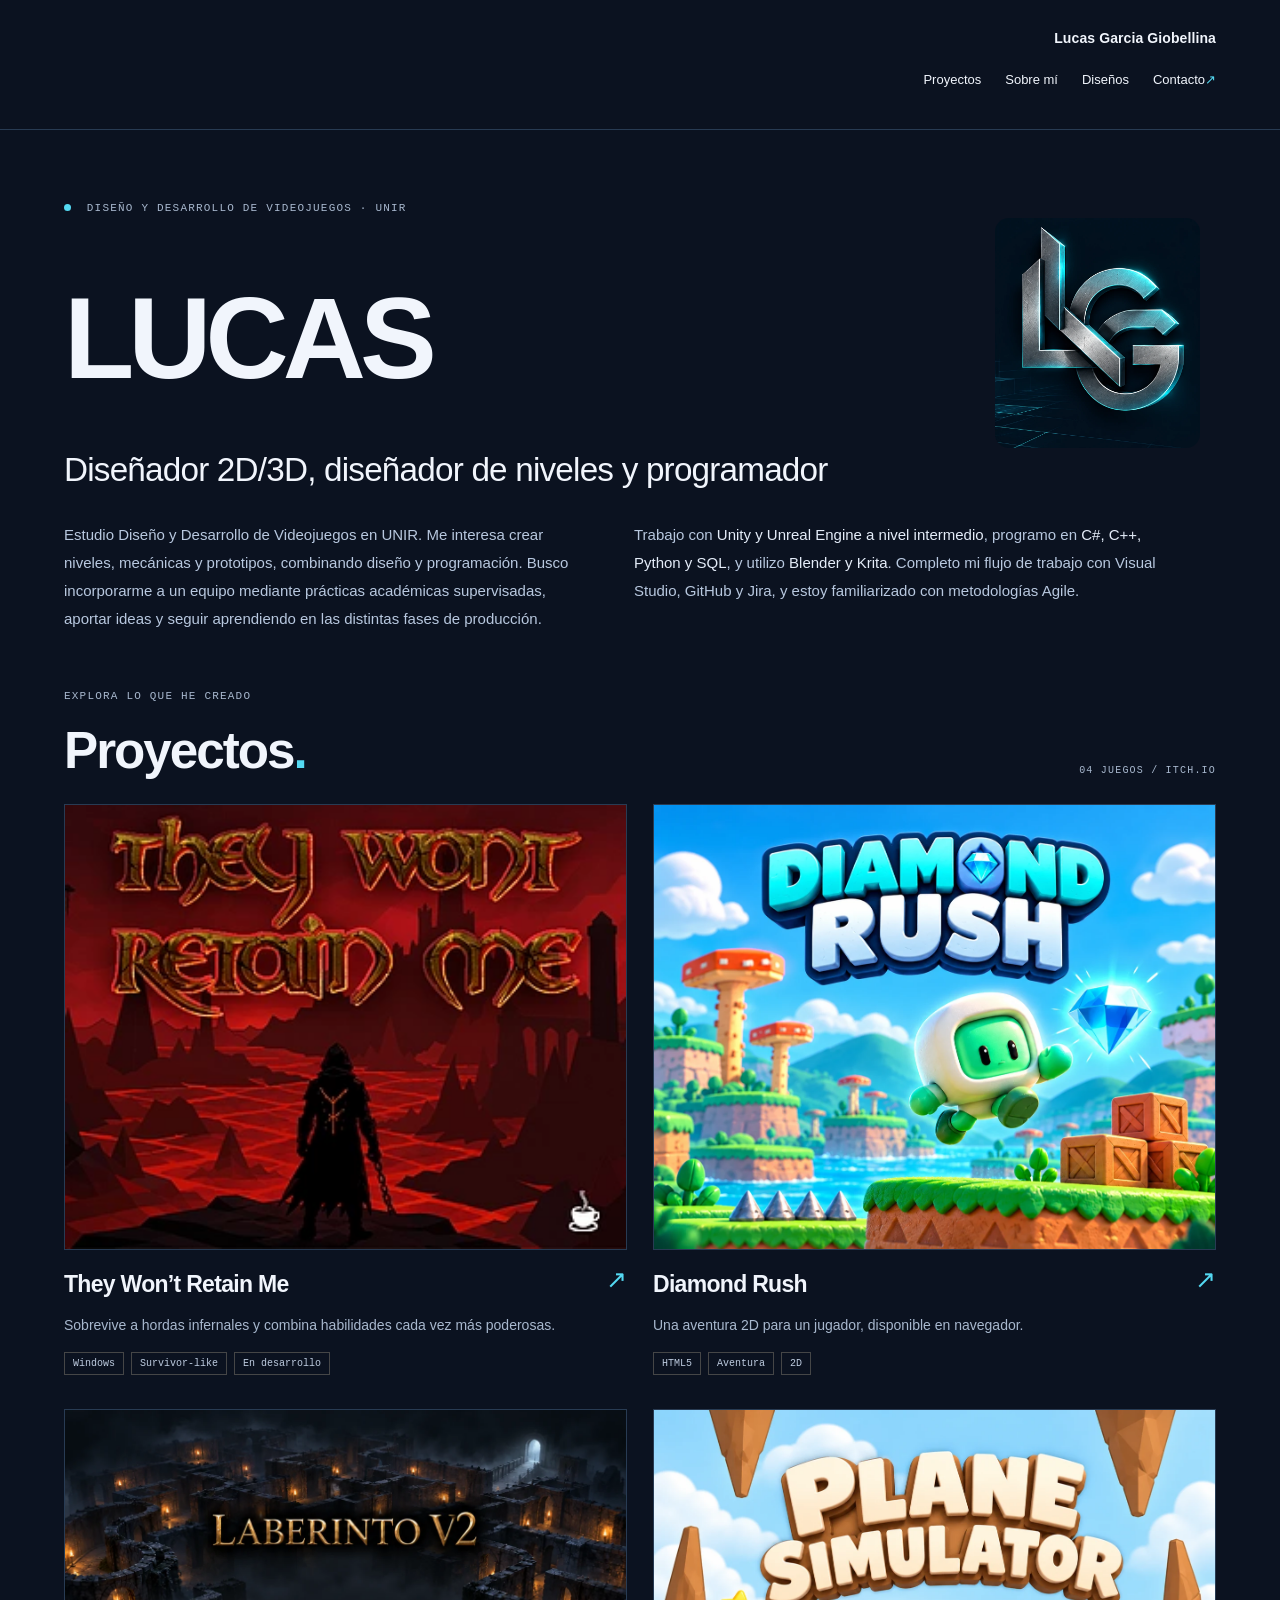
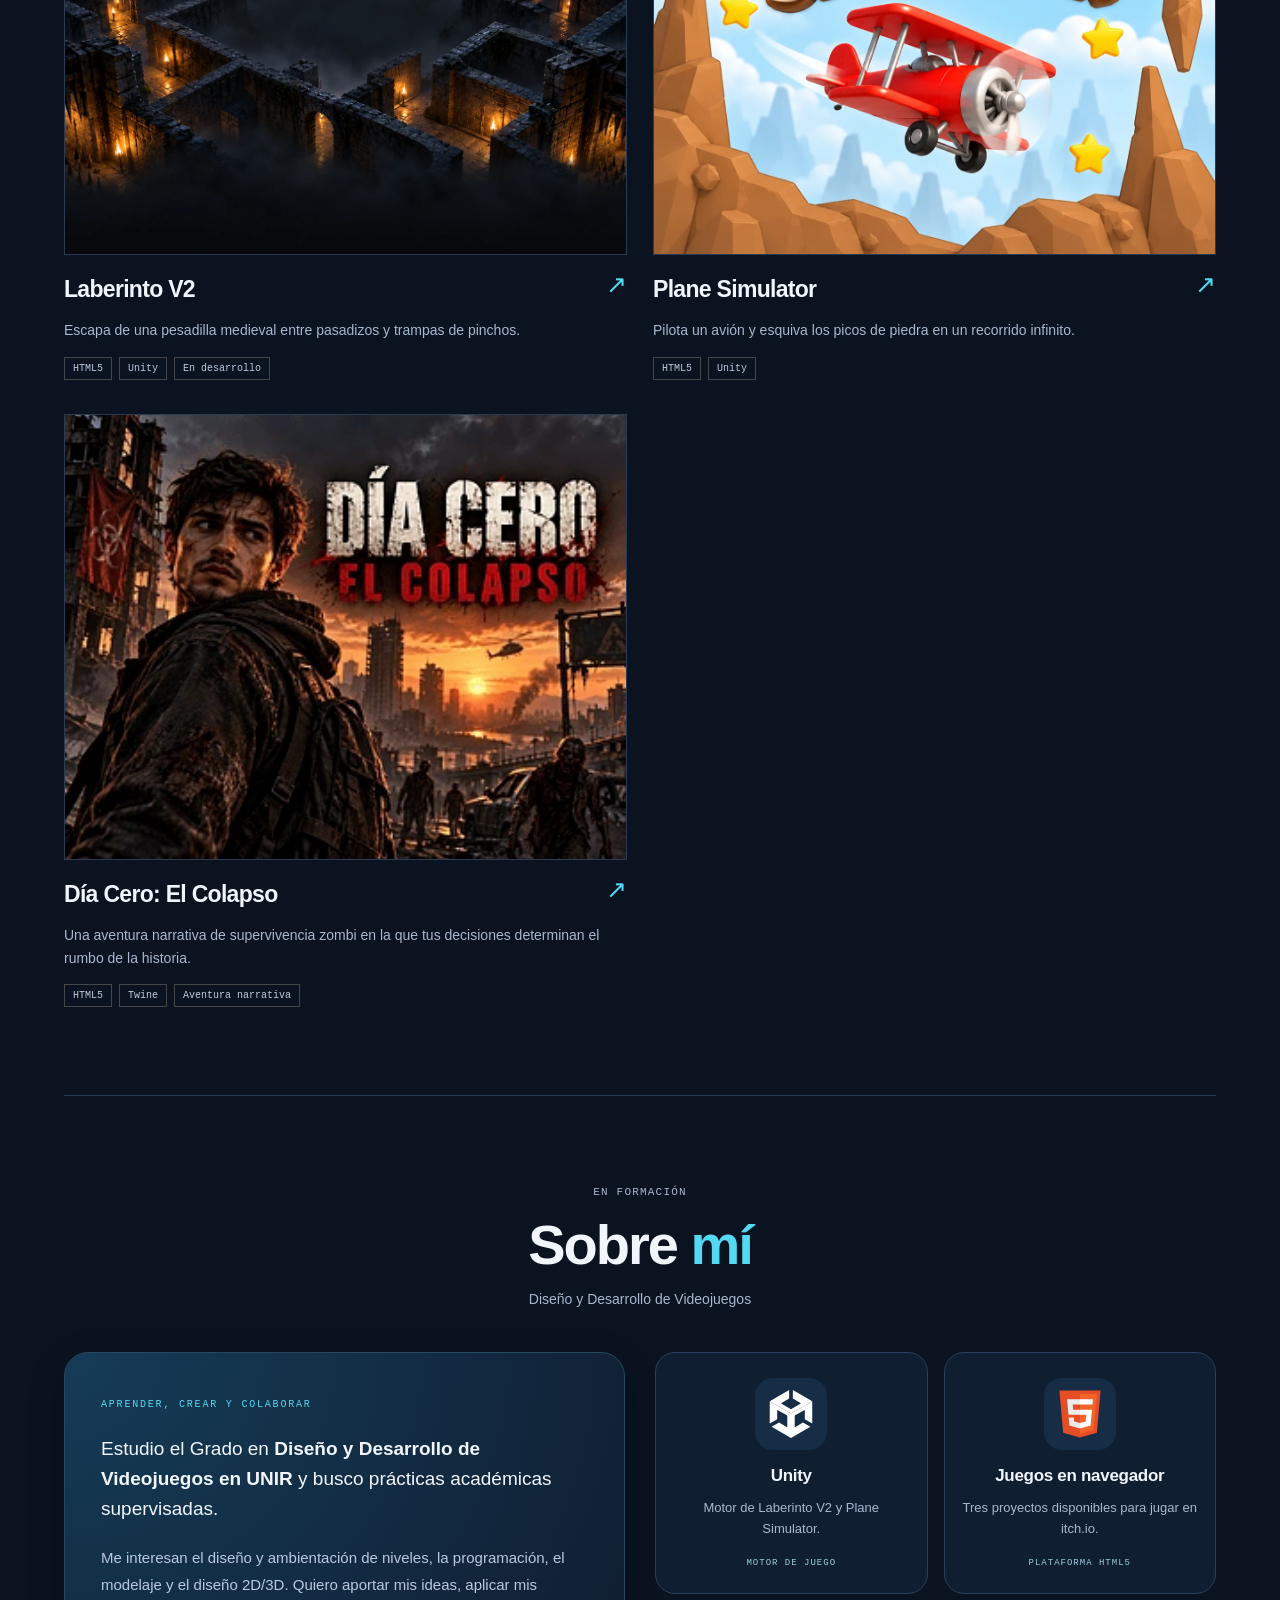
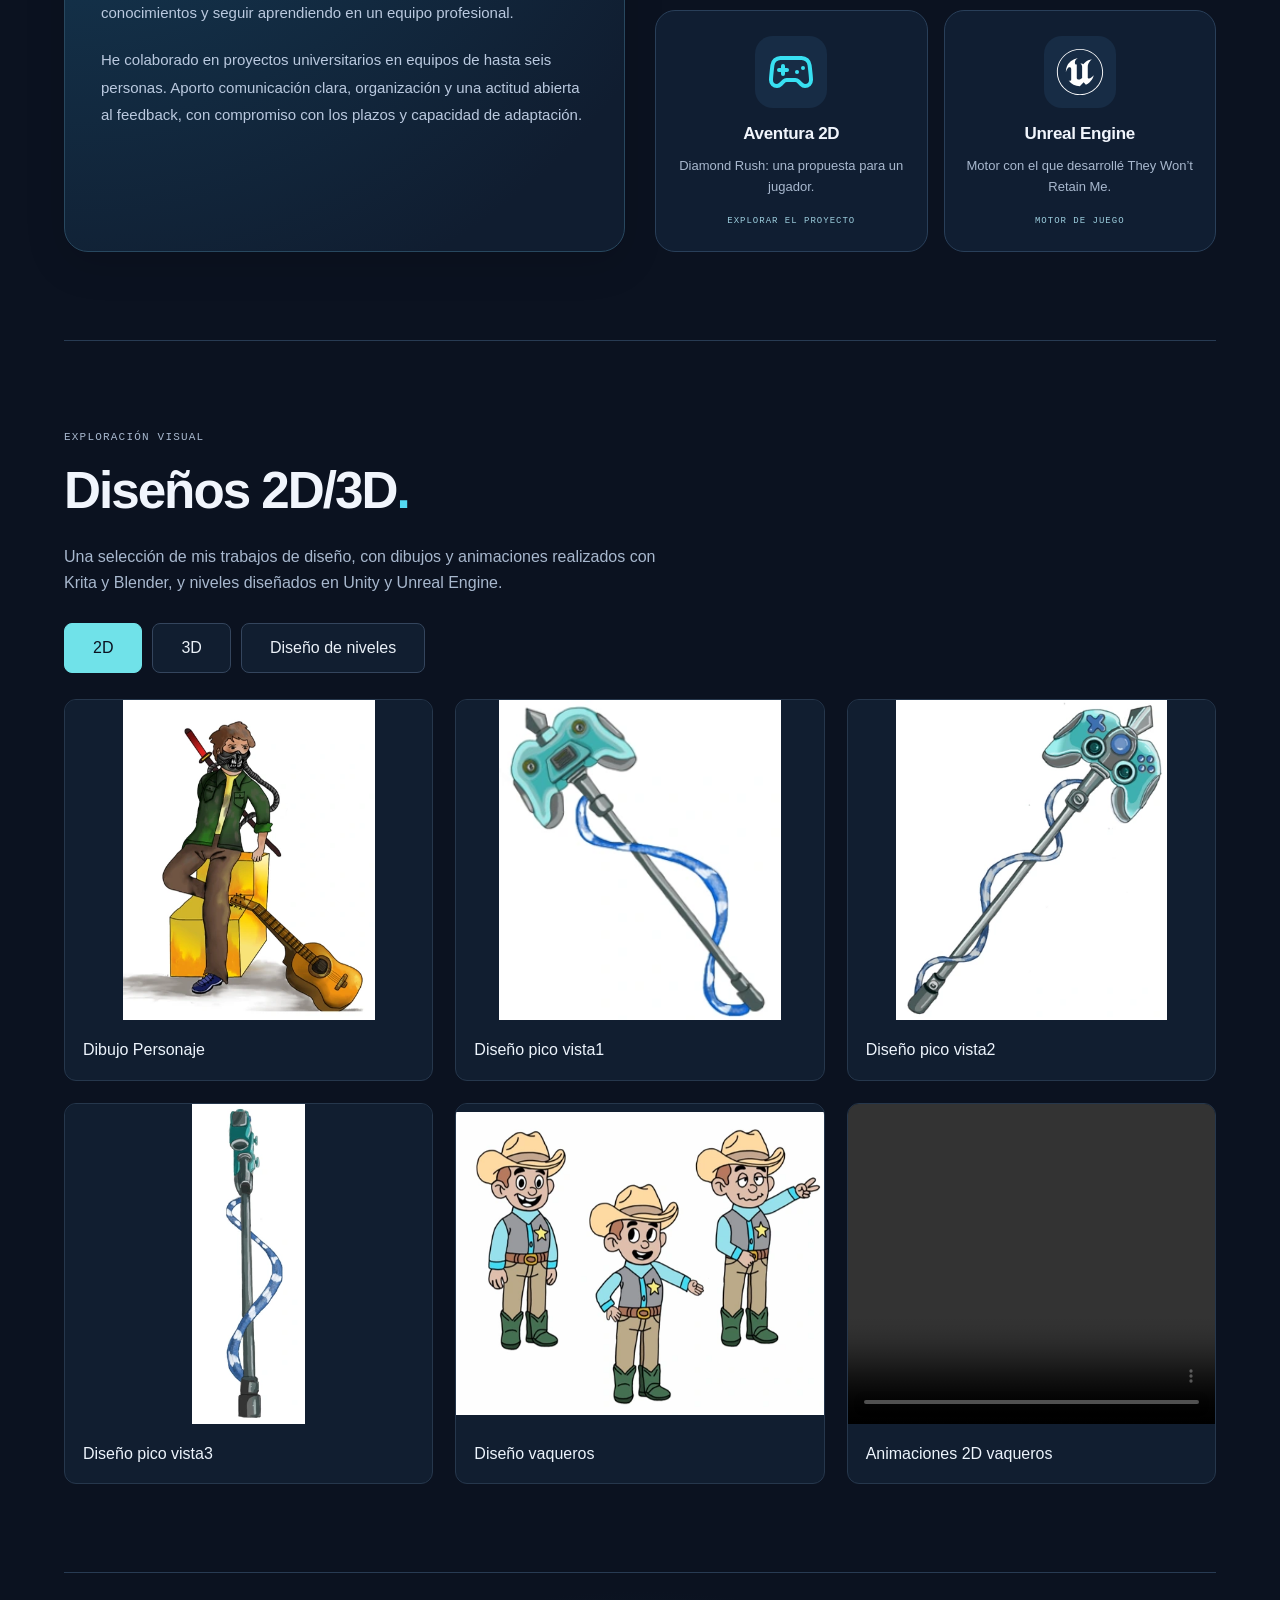
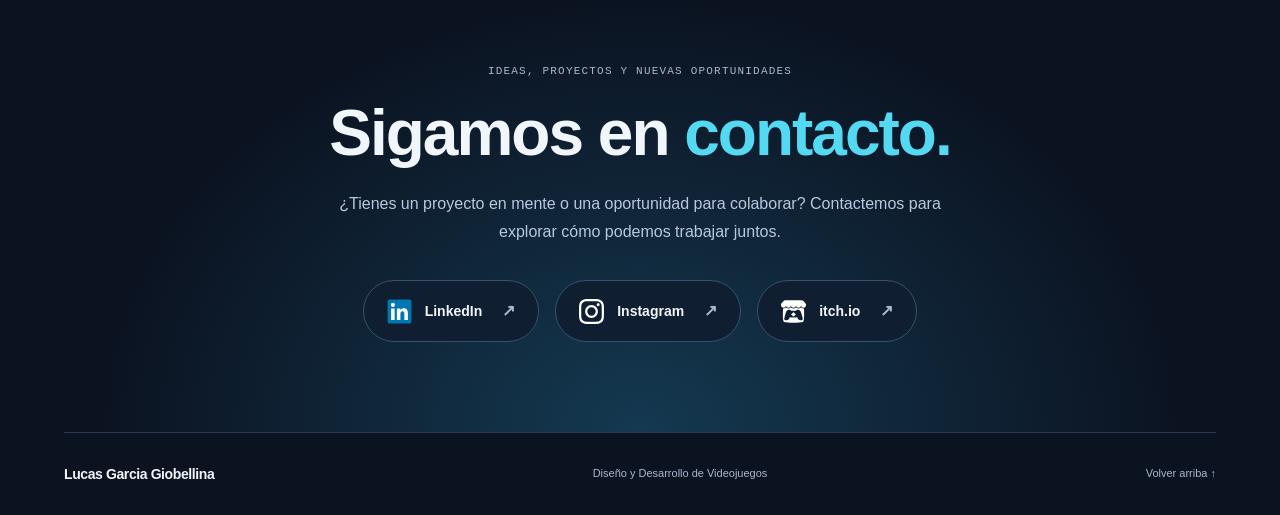
<file: index.html>
<!doctype html><html lang="es"><head><meta charset="utf-8"><meta name="viewport" content="width=device-width, initial-scale=1"><meta name="theme-color" content="#0b1220"><title>Lucas Garcia Giobellina — Diseño y Desarrollo de Videojuegos</title><meta name="description" content="Portfolio de Lucas Garcia Giobellina, estudiante universitario de Diseño y Desarrollo de Videojuegos. Explora mis proyectos y juega en itch.io."><meta property="og:title" content="Lucas Garcia Giobellina — Portfolio de videojuegos"><meta property="og:description" content="Juegos, ideas y un proceso de aprendizaje en marcha."><meta property="og:type" content="website"><meta property="og:image" content="https://img.itch.zone/aW1nLzI3NTM2OTYxLnBuZw==/315x250%23c/veVWFC.png"><link rel="stylesheet" href="style.css"><script defer src="projects.js"></script><script defer src="app.js"></script></head><body>
<a class="skip" href="#main">Saltar al contenido</a><header><div class="header-right"><span class="header-fullname">Lucas Garcia Giobellina</span><nav aria-label="Principal"><a href="#proyectos">Proyectos</a><a href="sobre-mi.html">Sobre mí</a><a href="#disenos">Diseños</a><a href="#contacto">Contacto <span>↗</span></a></nav></div></header>
<main id="main"><section id="inicio" class="hero hero-profile" aria-labelledby="intro-title"><div class="eyebrow"><span class="dot"></span> DISEÑO Y DESARROLLO DE VIDEOJUEGOS · UNIR</div><div class="hero-line"><h1 id="intro-title">LUCAS</h1><img class="hero-personal-logo" src="assets/lucas-logo-metal.webp" alt="Logotipo LG metálico de Lucas Garcia Giobellina, con iluminación cian" width="273" height="307"></div><p class="hero-role">Diseñador 2D/3D, diseñador de niveles y programador</p><div class="hero-intro"><p>Estudio Diseño y Desarrollo de Videojuegos en UNIR. Me interesa crear niveles, mecánicas y prototipos, combinando diseño y programación. Busco incorporarme a un equipo mediante prácticas académicas supervisadas, aportar ideas y seguir aprendiendo en las distintas fases de producción.</p><p>Trabajo con <strong>Unity y Unreal Engine a nivel intermedio</strong>, programo en <strong>C#, C++, Python y SQL</strong>, y utilizo <strong>Blender y Krita</strong>. Completo mi flujo de trabajo con Visual Studio, GitHub y Jira, y estoy familiarizado con metodologías Agile.</p></div></section>


<section id="proyectos" class="section"><div class="section-head"><div><div class="eyebrow">EXPLORA LO QUE HE CREADO</div><h2>Proyectos<span class="accent">.</span></h2></div><span class="counter">04 JUEGOS / ITCH.IO</span></div><div id="project-grid" class="grid"></div></section>
<section id="sobre-mi" class="about-v2 section" aria-labelledby="about-title">
<div class="about-heading"><div class="eyebrow">EN FORMACIÓN</div><h2 id="about-title">Sobre <span>mí</span></h2><p>Diseño y Desarrollo de Videojuegos</p></div>
<div class="about-layout"><div class="about-bio"><span class="about-kicker">APRENDER, CREAR Y COLABORAR</span><p class="about-intro">Estudio el Grado en <strong>Diseño y Desarrollo de Videojuegos en UNIR</strong> y busco prácticas académicas supervisadas.</p><p>Me interesan el diseño y ambientación de niveles, la programación, el modelaje y el diseño 2D/3D. Quiero aportar mis ideas, aplicar mis conocimientos y seguir aprendiendo en un equipo profesional.</p><p>He colaborado en proyectos universitarios en equipos de hasta seis personas. Aporto comunicación clara, organización y una actitud abierta al feedback, con compromiso con los plazos y capacidad de adaptación.</p></div>
<div class="about-areas" aria-label="Tecnologías y propuestas presentes en mis proyectos"><article class="area-card"><span class="area-icon"><img class="engine-logo" src="assets/unity.svg" alt="Logotipo de Unity" width="48" height="48"></span><h3>Unity</h3><p>Motor de Laberinto V2 y Plane Simulator.</p><span class="area-foot">MOTOR DE JUEGO</span></article><article class="area-card"><span class="area-icon"><img src="assets/html5.svg" alt="Logotipo de HTML5" width="48" height="48"></span><h3>Juegos en navegador</h3><p>Tres proyectos disponibles para jugar en itch.io.</p><span class="area-foot">PLATAFORMA HTML5</span></article><article class="area-card"><span class="area-icon"><img class="game-logo" src="assets/gamepad.svg" alt="Icono de mando de videojuegos" width="48" height="48"></span><h3>Aventura 2D</h3><p>Diamond Rush: una propuesta para un jugador.</p><span class="area-foot">EXPLORAR EL PROYECTO</span></article><article class="area-card"><span class="area-icon"><img class="engine-logo" src="assets/unreal.svg" alt="Logotipo de Unreal Engine" width="48" height="48"></span><h3>Unreal Engine</h3><p>Motor con el que desarrollé They Won’t Retain Me.</p><span class="area-foot">MOTOR DE JUEGO</span></article></div></div></section>

<section id="disenos" class="designs section" aria-labelledby="designs-title"><div class="section-head"><div><div class="eyebrow">EXPLORACIÓN VISUAL</div><h2 id="designs-title">Diseños 2D/3D<span class="accent">.</span></h2></div></div><p class="designs-intro">Una selección de mis trabajos de diseño, con dibujos y animaciones realizados con Krita y Blender, y niveles diseñados en Unity y Unreal Engine.</p><div class="art-filters" aria-label="Tipo de diseño"><button type="button" data-category="2d" aria-pressed="true">2D</button><button type="button" data-category="3d" aria-pressed="false">3D</button><button type="button" data-category="niveles" aria-pressed="false">Diseño de niveles</button></div><div id="art-2d" class="art-grid"><figure class="art-card"><button type="button" class="art-open" data-art="assets/dibujo-personaje.webp" data-title="Dibujo Personaje" aria-label="Ampliar Dibujo Personaje"><img src="assets/dibujo-personaje.webp" alt="Dibujo Personaje" width="409" height="519" loading="lazy"></button><figcaption>Dibujo Personaje</figcaption></figure><figure class="art-card"><button type="button" class="art-open" data-art="assets/diseno-pico-vista1.webp" data-title="Diseño pico vista1" aria-label="Ampliar Diseño pico vista1"><img src="assets/diseno-pico-vista1.webp" alt="Diseño pico vista1" width="265" height="300" loading="lazy"></button><figcaption>Diseño pico vista1</figcaption></figure><figure class="art-card"><button type="button" class="art-open" data-art="assets/diseno-pico-vista2.webp" data-title="Diseño pico vista2" aria-label="Ampliar Diseño pico vista2"><img src="assets/diseno-pico-vista2.webp" alt="Diseño pico vista2" width="370" height="436" loading="lazy"></button><figcaption>Diseño pico vista2</figcaption></figure><figure class="art-card"><button type="button" class="art-open" data-art="assets/diseno-pico-vista3.webp" data-title="Diseño pico vista3" aria-label="Ampliar Diseño pico vista3"><img src="assets/diseno-pico-vista3.webp" alt="Diseño pico vista3" width="180" height="510" loading="lazy"></button><figcaption>Diseño pico vista3</figcaption></figure><figure class="art-card"><button type="button" class="art-open" data-art="assets/diseno-vaqueros.webp" data-title="Diseño vaqueros" aria-label="Ampliar Diseño vaqueros"><img src="assets/diseno-vaqueros.webp" alt="Diseño vaqueros" width="518" height="428" loading="lazy"></button><figcaption>Diseño vaqueros</figcaption></figure><figure class="art-card art-video"><video controls playsinline preload="metadata" aria-label="Animaciones 2D vaqueros" width="1280" height="720"><source src="assets/animaciones-2d-vaqueros.mp4" type="video/mp4">Tu navegador no permite reproducir este vídeo. <a href="assets/animaciones-2d-vaqueros.mp4">Abrir vídeo</a></video><figcaption>Animaciones 2D vaqueros </figcaption></figure></div><div id="art-3d" class="art-grid" hidden><figure class="art-card"><button type="button" class="art-open" data-art="assets/proceso-lego1.webp" data-title="Proceso Lego1" aria-label="Ampliar Proceso Lego1"><img src="assets/proceso-lego1.webp" alt="Proceso Lego1: modelado 3D en Blender" width="1314" height="817" loading="lazy"></button><figcaption>Proceso Lego1</figcaption></figure><figure class="art-card"><button type="button" class="art-open" data-art="assets/proceso-lego2.webp" data-title="Proceso Lego2" aria-label="Ampliar Proceso Lego2"><img src="assets/proceso-lego2.webp" alt="Proceso Lego2: modelado 3D en Blender" width="1182" height="669" loading="lazy"></button><figcaption>Proceso Lego2</figcaption></figure><figure class="art-card"><button type="button" class="art-open" data-art="assets/proceso-lego3.webp" data-title="Proceso Lego3" aria-label="Ampliar Proceso Lego3"><img src="assets/proceso-lego3.webp" alt="Proceso Lego3: modelado 3D en Blender" width="724" height="807" loading="lazy"></button><figcaption>Proceso Lego3</figcaption></figure><figure class="art-card"><button type="button" class="art-open" data-art="assets/lego-vista1.webp" data-title="Lego Vista1" aria-label="Ampliar Lego Vista1"><img src="assets/lego-vista1.webp" alt="Lego Vista1" width="250" height="414" loading="lazy"></button><figcaption>Lego Vista1</figcaption></figure><figure class="art-card"><button type="button" class="art-open" data-art="assets/lego-vista2.webp" data-title="Lego Vista2" aria-label="Ampliar Lego Vista2"><img src="assets/lego-vista2.webp" alt="Lego Vista2" width="233" height="426" loading="lazy"></button><figcaption>Lego Vista2</figcaption></figure><figure class="art-card"><button type="button" class="art-open" data-art="assets/lego-vista3.webp" data-title="Lego Vista3" aria-label="Ampliar Lego Vista3"><img src="assets/lego-vista3.webp" alt="Lego Vista3" width="178" height="439" loading="lazy"></button><figcaption>Lego Vista3</figcaption></figure><figure class="art-card"><button type="button" class="art-open" data-art="assets/lego-vista4.webp" data-title="Lego Vista4" aria-label="Ampliar Lego Vista4"><img src="assets/lego-vista4.webp" alt="Lego Vista4" width="263" height="434" loading="lazy"></button><figcaption>Lego Vista4</figcaption></figure><figure class="art-card"><button type="button" class="art-open" data-art="assets/lego-vista5.webp" data-title="Lego Vista5" aria-label="Ampliar Lego Vista5"><img src="assets/lego-vista5.webp" alt="Lego Vista5" width="307" height="179" loading="lazy"></button><figcaption>Lego Vista5</figcaption></figure><figure class="art-card"><button type="button" class="art-open" data-art="assets/lego-vista6.webp" data-title="Lego Vista6" aria-label="Ampliar Lego Vista6"><img src="assets/lego-vista6.webp" alt="Lego Vista6" width="297" height="164" loading="lazy"></button><figcaption>Lego Vista6</figcaption></figure><figure class="art-card"><button type="button" class="art-open" data-art="assets/diseno-torre-medieval1.webp" data-title="Diseño torre medieval1" aria-label="Ampliar Diseño torre medieval1"><img src="assets/diseno-torre-medieval1.webp" alt="Diseño torre medieval1" width="218" height="364" loading="lazy"></button><figcaption>Diseño torre medieval1</figcaption></figure><figure class="art-card"><button type="button" class="art-open" data-art="assets/diseno-torre-medieval2.webp" data-title="Diseño torre medieval2" aria-label="Ampliar Diseño torre medieval2"><img src="assets/diseno-torre-medieval2.webp" alt="Diseño torre medieval2" width="353" height="455" loading="lazy"></button><figcaption>Diseño torre medieval2</figcaption></figure><figure class="art-card"><button type="button" class="art-open" data-art="assets/diseno-torre-medieval3.webp" data-title="Diseño torre medieval3" aria-label="Ampliar Diseño torre medieval3"><img src="assets/diseno-torre-medieval3.webp" alt="Diseño torre medieval3" width="430" height="541" loading="lazy"></button><figcaption>Diseño torre medieval3</figcaption></figure><figure class="art-card"><button type="button" class="art-open" data-art="assets/casa-medieval1.webp" data-title="Casa Medieval1" aria-label="Ampliar Casa Medieval1"><img src="assets/casa-medieval1.webp" alt="Casa Medieval1" width="547" height="349" loading="lazy"></button><figcaption>Casa Medieval1</figcaption></figure><figure class="art-card"><button type="button" class="art-open" data-art="assets/casa-medieval2.webp" data-title="Casa Medieval2" aria-label="Ampliar Casa Medieval2"><img src="assets/casa-medieval2.webp" alt="Casa Medieval2" width="692" height="445" loading="lazy"></button><figcaption>Casa Medieval2</figcaption></figure><figure class="art-card"><button type="button" class="art-open" data-art="assets/casa-medieval3.webp" data-title="Casa Medieval3" aria-label="Ampliar Casa Medieval3"><img src="assets/casa-medieval3.webp" alt="Casa Medieval3" width="471" height="259" loading="lazy"></button><figcaption>Casa Medieval3</figcaption></figure><figure class="art-card art-video"><video controls playsinline preload="metadata" aria-label="Minipractica Robot y Perro Robot"><source src="assets/minipractica-robot-y-perro-robot.mp4" type="video/mp4"></video><figcaption>Minipractica Robot y Perro Robot</figcaption></figure><figure class="art-card art-video"><video controls playsinline preload="metadata" aria-label="Minipractica Coche en Movimiento"><source src="assets/minipractica-coche-en-movimiento.mp4" type="video/mp4"></video><figcaption>Minipractica Coche en Movimiento</figcaption></figure><figure class="art-card art-video"><video controls playsinline preload="metadata" aria-label="Minipractica Dron"><source src="assets/minipractica-dron.mp4" type="video/mp4"></video><figcaption>Minipractica Dron</figcaption></figure><figure class="art-card art-video"><video controls playsinline preload="metadata" aria-label="Minipractica Molino"><source src="assets/minipractica-molino.mp4" type="video/mp4"></video><figcaption>Minipractica Molino</figcaption></figure></div><div id="art-niveles" class="art-grid" hidden><figure class="art-card"><button type="button" class="art-open" data-art="assets/diseno-niveles-1.webp" data-title="Vista general del nivel" aria-label="Ampliar Vista general del nivel"><img src="assets/diseno-niveles-1.webp" alt="Vista general del nivel" width="1919" height="1029" loading="lazy"></button><figcaption>Vista general del nivel</figcaption></figure><figure class="art-card"><button type="button" class="art-open" data-art="assets/diseno-niveles-2.webp" data-title="Controles del nivel" aria-label="Ampliar Controles del nivel"><img src="assets/diseno-niveles-2.webp" alt="Controles del nivel" width="631" height="504" loading="lazy"></button><figcaption>Controles del nivel</figcaption></figure><figure class="art-card"><button type="button" class="art-open" data-art="assets/diseno-niveles-3.webp" data-title="Exploración de las oficinas" aria-label="Ampliar Exploración de las oficinas"><img src="assets/diseno-niveles-3.webp" alt="Exploración de las oficinas" width="1915" height="956" loading="lazy"></button><figcaption>Exploración de las oficinas</figcaption></figure><figure class="art-card"><button type="button" class="art-open" data-art="assets/diseno-niveles-4.webp" data-title="Zona de salida" aria-label="Ampliar Zona de salida"><img src="assets/diseno-niveles-4.webp" alt="Zona de salida" width="1915" height="986" loading="lazy"></button><figcaption>Zona de salida</figcaption></figure><figure class="art-card"><button type="button" class="art-open" data-art="assets/diseno-niveles-5.webp" data-title="Recogida de la llave" aria-label="Ampliar Recogida de la llave"><img src="assets/diseno-niveles-5.webp" alt="Recogida de la llave" width="1918" height="981" loading="lazy"></button><figcaption>Recogida de la llave</figcaption></figure><figure class="art-card art-video"><video controls playsinline preload="metadata" aria-label="Recorrido del nivel en Unity"><source src="assets/diseno-niveles-recorrido.mp4" type="video/mp4"></video><figcaption>Recorrido del nivel en Unity</figcaption></figure><figure class="art-card"><button type="button" class="art-open" data-art="assets/niveles-unreal-1.webp" data-title="Escenario exterior en Unreal Engine" aria-label="Ampliar Escenario exterior en Unreal Engine"><img src="assets/niveles-unreal-1.webp" alt="Escenario exterior en Unreal Engine" width="1871" height="852" loading="lazy"></button><figcaption>Escenario exterior en Unreal Engine</figcaption></figure><figure class="art-card"><button type="button" class="art-open" data-art="assets/niveles-unreal-2.webp" data-title="Cabaña e iluminación" aria-label="Ampliar Cabaña e iluminación"><img src="assets/niveles-unreal-2.webp" alt="Cabaña e iluminación" width="1878" height="917" loading="lazy"></button><figcaption>Cabaña e iluminación</figcaption></figure><figure class="art-card"><button type="button" class="art-open" data-art="assets/niveles-unreal-3.webp" data-title="Entrada del edificio" aria-label="Ampliar Entrada del edificio"><img src="assets/niveles-unreal-3.webp" alt="Entrada del edificio" width="1887" height="763" loading="lazy"></button><figcaption>Entrada del edificio</figcaption></figure><figure class="art-card"><button type="button" class="art-open" data-art="assets/niveles-unreal-4.webp" data-title="Interior e iluminación ambiental" aria-label="Ampliar Interior e iluminación ambiental"><img src="assets/niveles-unreal-4.webp" alt="Interior e iluminación ambiental" width="1856" height="952" loading="lazy"></button><figcaption>Interior e iluminación ambiental</figcaption></figure><figure class="art-card"><button type="button" class="art-open" data-art="assets/niveles-unreal-5.webp" data-title="Detalles del escenario interior" aria-label="Ampliar Detalles del escenario interior"><img src="assets/niveles-unreal-5.webp" alt="Detalles del escenario interior" width="1876" height="965" loading="lazy"></button><figcaption>Detalles del escenario interior</figcaption></figure><figure class="art-card art-video"><video controls playsinline preload="metadata" aria-label="Recorrido del escenario en Unreal Engine"><source src="assets/niveles-unreal-recorrido.mp4" type="video/mp4"></video><figcaption>Recorrido del escenario en Unreal Engine</figcaption></figure></div><dialog id="art-dialog" class="art-dialog"><button type="button" class="art-close" aria-label="Cerrar imagen">Cerrar ×</button><img alt=""><p></p></dialog></section>
<section id="contacto" class="contact-v2 section" aria-labelledby="contact-title"><div class="eyebrow">IDEAS, PROYECTOS Y NUEVAS OPORTUNIDADES</div><h2 id="contact-title">Sigamos en <span>contacto.</span></h2><p>¿Tienes un proyecto en mente o una oportunidad para colaborar? Contactemos para explorar cómo podemos trabajar juntos.</p><div class="social-links" aria-label="Mis perfiles"><a class="social-link social-linkedin" href="https://www.linkedin.com/in/lucasggiobe/" target="_blank" rel="noopener noreferrer"><img src="assets/linkedin.svg" width="25" height="25" alt=""><span>LinkedIn</span><span class="social-arrow" aria-hidden="true">↗</span></a><a class="social-link social-instagram" href="https://www.instagram.com/lucas.garcia.giobe/" target="_blank" rel="noopener noreferrer"><img src="assets/instagram.svg" width="25" height="25" alt=""><span>Instagram</span><span class="social-arrow" aria-hidden="true">↗</span></a><a class="social-link social-itch" href="https://lucas25gg.itch.io/" target="_blank" rel="noopener noreferrer"><img src="assets/itchio.svg" width="25" height="25" alt=""><span>itch.io</span><span class="social-arrow" aria-hidden="true">↗</span></a></div></section>
</main><footer><a class="brand" href="#inicio">Lucas Garcia Giobellina</a><span>Diseño y Desarrollo de Videojuegos</span><a href="#inicio">Volver arriba ↑</a></footer>
<dialog id="detail" aria-labelledby="detail-title"><button id="close-detail" class="close" aria-label="Cerrar detalle">Cerrar ×</button><div id="detail-content"></div></dialog></body></html>
</file>
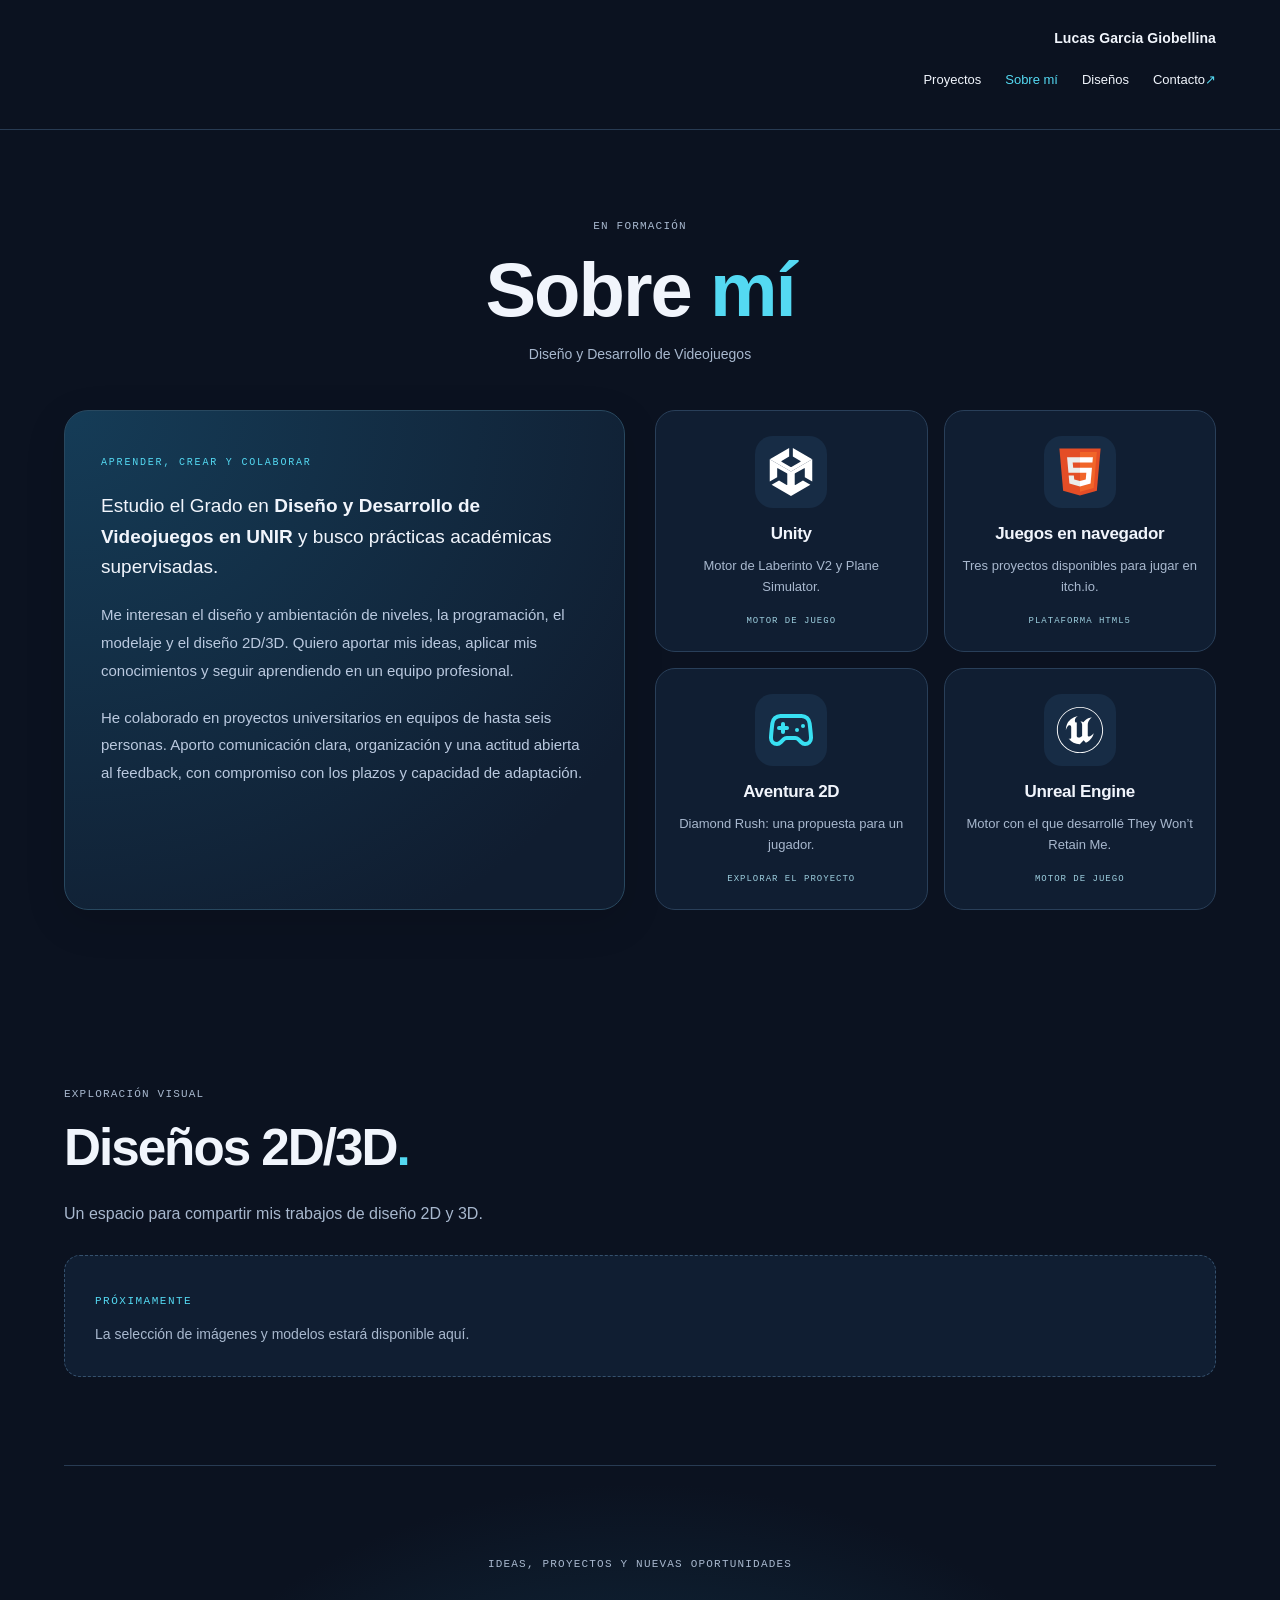
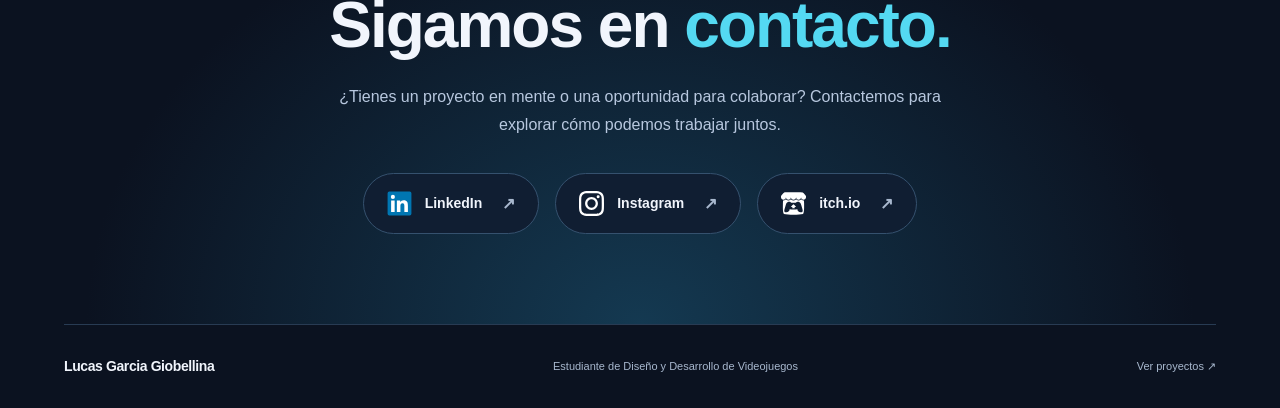
<file: sobre-mi.html>
<!doctype html><html lang="es"><head><meta charset="utf-8"><meta name="viewport" content="width=device-width, initial-scale=1"><meta name="theme-color" content="#0b1220"><title>Sobre mí — Lucas Garcia Giobellina</title><meta name="description" content="Portfolio de Lucas Garcia Giobellina, estudiante universitario de Diseño y Desarrollo de Videojuegos. Explora cuatro proyectos y juega en itch.io."><meta property="og:title" content="Lucas Garcia Giobellina — Portfolio de videojuegos"><meta property="og:description" content="Juegos, ideas y un proceso de aprendizaje en marcha."><meta property="og:type" content="website"><meta property="og:image" content="https://img.itch.zone/aW1nLzI3NTM2OTYxLnBuZw==/315x250%23c/veVWFC.png"><link rel="stylesheet" href="style.css"></head><body class="about-page"><a class="skip" href="#main">Saltar al contenido</a><header><div class="header-right"><span class="header-fullname">Lucas Garcia Giobellina</span><nav aria-label="Principal"><a href="index.html#proyectos">Proyectos</a><a href="sobre-mi.html" aria-current="page">Sobre mí</a><a href="#disenos">Diseños</a><a href="#contacto">Contacto <span>↗</span></a></nav></div></header><main id="main"><section id="sobre-mi" class="about-v2 section" aria-labelledby="about-title">
<div class="about-heading"><div class="eyebrow">EN FORMACIÓN</div><h2 id="about-title">Sobre <span>mí</span></h2><p>Diseño y Desarrollo de Videojuegos</p></div>
<div class="about-layout"><div class="about-bio"><span class="about-kicker">APRENDER, CREAR Y COLABORAR</span><p class="about-intro">Estudio el Grado en <strong>Diseño y Desarrollo de Videojuegos en UNIR</strong> y busco prácticas académicas supervisadas.</p><p>Me interesan el diseño y ambientación de niveles, la programación, el modelaje y el diseño 2D/3D. Quiero aportar mis ideas, aplicar mis conocimientos y seguir aprendiendo en un equipo profesional.</p><p>He colaborado en proyectos universitarios en equipos de hasta seis personas. Aporto comunicación clara, organización y una actitud abierta al feedback, con compromiso con los plazos y capacidad de adaptación.</p></div>
<div class="about-areas" aria-label="Tecnologías y propuestas presentes en mis proyectos"><article class="area-card"><span class="area-icon"><img class="engine-logo" src="assets/unity.svg" alt="Logotipo de Unity" width="48" height="48"></span><h3>Unity</h3><p>Motor de Laberinto V2 y Plane Simulator.</p><span class="area-foot">MOTOR DE JUEGO</span></article><article class="area-card"><span class="area-icon"><img src="assets/html5.svg" alt="Logotipo de HTML5" width="48" height="48"></span><h3>Juegos en navegador</h3><p>Tres proyectos disponibles para jugar en itch.io.</p><span class="area-foot">PLATAFORMA HTML5</span></article><article class="area-card"><span class="area-icon"><img class="game-logo" src="assets/gamepad.svg" alt="Icono de mando de videojuegos" width="48" height="48"></span><h3>Aventura 2D</h3><p>Diamond Rush: una propuesta para un jugador.</p><span class="area-foot">EXPLORAR EL PROYECTO</span></article><article class="area-card"><span class="area-icon"><img class="engine-logo" src="assets/unreal.svg" alt="Logotipo de Unreal Engine" width="48" height="48"></span><h3>Unreal Engine</h3><p>Motor con el que desarrollé They Won’t Retain Me.</p><span class="area-foot">MOTOR DE JUEGO</span></article></div></div></section>
<section id="disenos" class="designs section" aria-labelledby="designs-title"><div class="section-head"><div><div class="eyebrow">EXPLORACIÓN VISUAL</div><h2 id="designs-title">Diseños 2D/3D<span class="accent">.</span></h2></div></div><p class="designs-intro">Un espacio para compartir mis trabajos de diseño 2D y 3D.</p><div class="designs-pending"><span class="designs-label">PRÓXIMAMENTE</span><p>La selección de imágenes y modelos estará disponible aquí.</p></div><div id="design-gallery" class="grid"></div></section>
<section id="contacto" class="contact-v2 section" aria-labelledby="contact-title"><div class="eyebrow">IDEAS, PROYECTOS Y NUEVAS OPORTUNIDADES</div><h2 id="contact-title">Sigamos en <span>contacto.</span></h2><p>¿Tienes un proyecto en mente o una oportunidad para colaborar? Contactemos para explorar cómo podemos trabajar juntos.</p><div class="social-links" aria-label="Mis perfiles"><a class="social-link social-linkedin" href="https://www.linkedin.com/in/lucasggiobe/" target="_blank" rel="noopener noreferrer"><img src="assets/linkedin.svg" width="25" height="25" alt=""><span>LinkedIn</span><span class="social-arrow" aria-hidden="true">↗</span></a><a class="social-link social-instagram" href="https://www.instagram.com/lucas.garcia.giobe/" target="_blank" rel="noopener noreferrer"><img src="assets/instagram.svg" width="25" height="25" alt=""><span>Instagram</span><span class="social-arrow" aria-hidden="true">↗</span></a><a class="social-link social-itch" href="https://lucas25gg.itch.io/" target="_blank" rel="noopener noreferrer"><img src="assets/itchio.svg" width="25" height="25" alt=""><span>itch.io</span><span class="social-arrow" aria-hidden="true">↗</span></a></div></section>
</main><footer><a class="brand" href="index.html">Lucas Garcia Giobellina</a><span>Estudiante de Diseño y Desarrollo de Videojuegos</span><a href="index.html#proyectos">Ver proyectos ↗</a></footer></body></html>
</file>
<file: style.css>
:root{--bg:#0b1220;--panel:#121f33;--text:#f1f5fc;--muted:#a8b8ce;--accent:#54d9f2;--line:#283b53}*{box-sizing:border-box}html{scroll-behavior:smooth;scroll-padding-top:100px}body{margin:0;background:var(--bg);color:var(--text);font-family:Arial,Helvetica,sans-serif;line-height:1.6}a{color:inherit;text-decoration:none}button{font:inherit}a,button{touch-action:manipulation}a:focus-visible,button:focus-visible{outline:3px solid var(--accent);outline-offset:6px}.skip{position:fixed;left:20px;top:-80px;background:var(--accent);color:#0b1220;z-index:20;padding:10px}.skip:focus{top:10px}header{max-width:1400px;margin:auto;padding:27px 5%;display:flex;align-items:center;justify-content:space-between;border-bottom:1px solid var(--line)}.brand{font-weight:700;font-size:17px;display:flex;align-items:center;gap:12px;letter-spacing:-.4px}.brand-sub{font:10px monospace;color:var(--muted);letter-spacing:1px}.mark{display:inline-block;background:var(--accent);color:var(--bg);width:31px;height:31px;padding:1px 7px;font-size:23px;position:relative}.mark span{position:absolute;right:3px;top:-5px;font-size:17px}nav{display:flex;gap:34px;font-size:13px}nav a:hover,.text-link:hover{color:var(--accent)}nav span{color:var(--accent)}main{max-width:1400px;margin:auto;padding:0 5%}.hero{padding:66px 0 54px}.eyebrow,.counter,.image-label,.status,.about-label{font:11px monospace;letter-spacing:1.2px}.eyebrow{color:var(--muted)}.dot{width:7px;height:7px;background:var(--accent);display:inline-block;border-radius:50%;margin-right:8px}.hero-line{display:flex;justify-content:space-between;align-items:center}h1{font-size:clamp(45px,6.8vw,94px);line-height:1.04;letter-spacing:-5px;font-weight:600;margin:28px 0 30px}h1 em{font-style:normal;color:var(--accent)}.hero-symbol{font-size:140px;color:var(--accent);line-height:1;margin-right:25px}.hero-bottom{display:flex;justify-content:space-between;align-items:center;gap:40px}.hero-bottom p{max-width:480px;color:var(--muted);font-size:15px;margin:0}.actions{display:flex;gap:26px;align-items:center;flex-shrink:0}.button{display:inline-flex;align-items:center;justify-content:space-between;gap:30px;background:var(--accent);color:var(--bg);padding:15px 21px;font-size:13px;font-weight:700;border:1px solid var(--accent);transition:background .2s}.button:hover{background:#91e9f8}.text-link{font-size:13px}.featured{display:grid;grid-template-columns:1.55fr 1fr;background:var(--panel);border:1px solid var(--line)}.feature-image{position:relative;min-width:0;background:#16263c;display:flex;align-items:center;overflow:hidden}.feature-image>img{display:block;width:100%;height:auto}.image-label{position:absolute;left:0;right:0;top:0;padding:17px 20px;background:linear-gradient(#000c,transparent);display:flex;justify-content:space-between;color:#fff;font-size:10px}.feature-copy{padding:36px;display:flex;flex-direction:column;align-items:flex-start}.feature-copy .eyebrow{color:var(--accent)}h2{font-size:clamp(32px,4vw,52px);line-height:1.07;letter-spacing:-2px;margin:18px 0}.feature-copy p{font-size:14px;color:var(--muted);max-width:310px}.status{font-size:10px;color:var(--muted);margin:10px 0 25px;letter-spacing:.4px}.secondary{background:transparent;color:var(--text);border-color:#666;padding:12px 17px;margin-top:auto}.secondary:hover{background:#343434}.section{padding:88px 0;border-bottom:1px solid var(--line)}.section-head{display:flex;align-items:flex-end;justify-content:space-between;margin-bottom:25px}.section-head h2{margin-bottom:0}.accent{color:var(--accent)}.counter{color:var(--muted);font-size:10px}.grid{display:grid;grid-template-columns:repeat(2,minmax(0,1fr));gap:34px 26px}.project-card .visual{aspect-ratio:16/9;background:#112039;overflow:hidden;display:flex;align-items:center;justify-content:center;border:1px solid var(--line);position:relative}.visual img{width:100%;height:100%;object-fit:contain;transition:transform .3s}.project-card:hover img{transform:scale(1.025)}.visual .no-cover{font-size:clamp(22px,3vw,38px);font-weight:700;letter-spacing:-1px;color:#9b9c98}.no-cover small{display:block;font:10px monospace;text-align:center;letter-spacing:2px;margin-top:12px;color:#81837f}.project-top{display:flex;justify-content:space-between;gap:10px;align-items:center}.project-top h3{font-size:23px;letter-spacing:-.7px;margin:16px 0 5px}.project-top span{color:var(--accent);font-size:25px}.project-card p{font-size:14px;color:var(--muted);margin:6px 0 15px}.tags{display:flex;gap:7px;flex-wrap:wrap}.tag{font:10px monospace;padding:5px 8px;border:1px solid #454647;color:#becce0}.about{display:grid;grid-template-columns:1fr 1fr;gap:60px}.about h2{font-size:53px}.muted{color:#91a5c0}.about-text{padding-top:10px;color:var(--muted);font-size:15px}.about-text .lead{font-size:23px;color:var(--text);line-height:1.4;margin-top:0}.about-label{border-top:1px solid var(--line);padding-top:22px;margin-top:32px;color:var(--text)}.about-label span{display:block;color:var(--muted);font-size:9px;margin-top:8px}.contact h2{font-size:clamp(32px,5vw,65px)}.contact h2 a{color:var(--accent);border-bottom:2px solid var(--accent)}.contact p{color:var(--muted);font-size:14px}footer{max-width:1400px;margin:auto;padding:30px 5%;display:flex;justify-content:space-between;align-items:center;gap:20px;font-size:11px;color:var(--muted)}footer .brand{color:var(--text);font-size:14px}dialog{background:var(--bg);color:var(--text);border:1px solid #555;width:min(900px,94vw);max-height:90vh;padding:35px}dialog::backdrop{background:#000b;backdrop-filter:blur(7px)}.close{display:block;margin-left:auto;background:none;color:var(--text);border:1px solid #666;padding:7px 14px;cursor:pointer}dialog h2{margin-top:24px}dialog p{color:var(--muted)}dialog img{display:block;max-width:100%;height:auto;margin:20px auto}.detail-section{border-top:1px solid var(--line);padding-top:12px;margin-top:25px}.detail-section h3{font-size:17px}.detail-links{display:flex;gap:20px;align-items:center;flex-wrap:wrap;margin-top:25px}@media(max-width:850px){h1{letter-spacing:-3px}.hero-symbol{font-size:90px}.hero-bottom{align-items:flex-start;flex-direction:column;gap:23px}.featured{grid-template-columns:1fr}.feature-copy{padding:27px}.feature-copy h2 br{display:none}.feature-copy p{max-width:none}.about{gap:35px}.about h2{font-size:40px}.brand-sub{display:none}}@media(max-width:560px){header{padding:20px 5%}nav{gap:16px;font-size:11px}.brand{font-size:14px;gap:7px}.mark{display:none}.hero{padding-top:40px}h1{font-size:45px;letter-spacing:-2.6px}.hero-symbol{display:none}.eyebrow{font-size:9px}.actions{gap:20px;flex-wrap:wrap}.button{font-size:12px}.grid,.about{grid-template-columns:1fr}.section{padding:55px 0}.counter{font-size:8px}.section-head h2{font-size:37px}.about h2 br{display:none}.about h2{font-size:39px}footer{flex-wrap:wrap}footer>span{order:3;width:100%}dialog{padding:20px}.image-label{font-size:8px}}@media(prefers-reduced-motion:reduce){html{scroll-behavior:auto}*{transition:none!important}}

/* Sobre mí: biografía y cuadrícula de tecnologías y proyectos */
.about-v2{position:relative}.about-heading{text-align:center;margin-bottom:42px}.about-heading h2{font-size:56px;margin:13px 0}.about-heading h2 span{color:var(--accent)}.about-heading>p{color:var(--muted);font-size:14px;margin:12px 0}.about-layout{display:grid;grid-template-columns:1fr 1fr;gap:30px;align-items:stretch}.about-bio{padding:36px;border:1px solid #28485f;border-radius:24px;background:radial-gradient(ellipse at top left,#173653,transparent 85%),#101d30;box-shadow:0 12px 40px #0002}.about-kicker{font:10px monospace;letter-spacing:1.8px;color:var(--accent)}.about-bio p{color:#bac9df;font-size:15px;line-height:1.85;margin:19px 0}.about-bio .about-intro{font-size:19px;color:var(--text);line-height:1.6}.about-bio strong{font-weight:600;color:var(--text)}.about-bio .button{margin-top:16px;border-radius:30px;font-size:12px}.about-areas{display:grid;grid-template-columns:repeat(2,minmax(0,1fr));gap:16px}.area-card{background:#101e32;border:1px solid #293f59;border-radius:20px;padding:25px 18px;text-align:center;display:flex;flex-direction:column;align-items:center;justify-content:center;transition:border-color .2s,background .2s}.area-card:hover{border-color:var(--accent);background:#172e49}.area-icon{display:flex;align-items:center;justify-content:center;width:48px;height:48px;border-radius:14px;background:#15384e;color:var(--accent);font:700 20px monospace;margin-bottom:15px}.area-card h3{font-size:17px;line-height:1.3;margin:0 0 10px;letter-spacing:-.3px}.area-card p{font-size:13px;line-height:1.65;color:var(--muted);margin:0 0 18px}.area-foot{font:9px monospace;letter-spacing:1px;color:#9ccddd;margin-top:auto}.about-page header nav a[aria-current="page"]{color:var(--accent)}.about-page .about-v2{border-bottom:0}.about-page .about-heading{margin-bottom:44px}.about-page .about-heading h2{font-size:clamp(44px,6vw,76px)}@media(max-width:800px){.about-layout{grid-template-columns:1fr}.about-bio{padding:28px}.about-areas{gap:14px}}@media(max-width:400px){.area-card{padding:22px 12px}.area-card h3{font-size:15px}.area-card p{font-size:12px}.about-bio{padding:23px}.about-heading h2{font-size:44px}}

.area-icon{width:72px;height:72px;padding:12px;background:#172c45;border-radius:18px}.area-icon img{display:block;width:48px;height:48px;object-fit:contain}.area-icon .engine-logo{filter:brightness(0) invert(1)}.area-icon .game-logo{filter:invert(61%) sepia(74%) saturate(1747%) hue-rotate(325deg) brightness(105%) contrast(101%)}

/* Contacto y perfiles */
.contact-v2{text-align:center;padding:90px 20px;background:radial-gradient(ellipse at bottom,#133955 0,transparent 68%)}.contact-v2 h2{font-size:clamp(36px,5vw,64px);margin:18px 0 23px}.contact-v2 h2 span{color:var(--accent)}.contact-v2>p{max-width:620px;margin:0 auto;color:#b8c8df;font-size:16px;line-height:1.75}.social-links{display:flex;justify-content:center;flex-wrap:wrap;gap:16px;margin-top:34px}.social-link{display:inline-flex;align-items:center;gap:13px;padding:17px 23px;border:1px solid #35516e;border-radius:50px;background:#101e32;color:var(--text);font-size:14px;font-weight:600;transition:background .2s,border-color .2s}.social-link:hover{background:#193b53;border-color:var(--accent)}.social-link img{width:25px;height:25px;object-fit:contain;display:block}.social-instagram img,.social-itch img{filter:brightness(0) invert(1)}.social-arrow{color:var(--muted);font-size:16px;margin-left:7px}.social-linkedin:hover{border-color:#58a6ef}.social-instagram:hover{border-color:#e892c8}.social-itch:hover{border-color:#fa5c5c}@media(max-width:560px){.contact-v2{padding:60px 4px}.contact-v2 .eyebrow{line-height:1.6}.contact-v2>p{font-size:14px}.social-links{gap:12px}.social-link{padding:14px 18px;gap:10px;font-size:13px}.social-link img{width:22px;height:22px}.social-arrow{margin-left:0}}@media(prefers-reduced-motion:reduce){.social-link{transition:none}}

/* Presentación personal */
.hero-profile{padding:70px 0 60px}.hero-profile h1{font-size:clamp(55px,9vw,120px);letter-spacing:-6px;margin:22px 0 12px;line-height:1.1}.hero-profile .hero-symbol{font-size:110px;margin-right:16px}.hero-role{font-size:clamp(21px,2.6vw,34px);line-height:1.35;letter-spacing:-.8px;max-width:850px;margin:0 0 28px;color:var(--text)}.hero-role span{color:var(--accent)}.hero-intro{display:grid;grid-template-columns:1fr 1fr;gap:40px;max-width:1100px;margin:0 0 30px}.hero-intro p{font-size:15px;line-height:1.85;color:#b8c8df;margin:0}.hero-intro strong{font-weight:500;color:#e5edf9}.hero-profile .actions{margin-top:28px}@media(max-width:700px){.hero-profile{padding:45px 0}.hero-profile h1{letter-spacing:-3px;font-size:clamp(46px,11vw,76px)}.hero-profile .hero-symbol{font-size:70px}.hero-role{font-size:23px}.hero-intro{grid-template-columns:1fr;gap:18px}.hero-intro p{font-size:14px}}@media(max-width:360px){.hero-profile h1{font-size:43px;letter-spacing:-2.5px}.hero-role{font-size:21px}}

.header-right{display:flex;flex-direction:column;align-items:flex-end;gap:9px}.header-fullname{font-size:14px;font-weight:600;color:var(--text);letter-spacing:.1px}header{gap:20px}@media(max-width:560px){header{align-items:flex-start;gap:12px}.header-right{gap:12px}.header-fullname{font-size:12px;text-align:right}header nav{gap:13px;font-size:11px}}@media(max-width:360px){header .brand{font-size:12px}.header-fullname{font-size:11px}header nav{gap:10px;font-size:10px}}

.hero-personal-logo{display:block;width:clamp(100px,14vw,180px);height:auto;flex-shrink:0;margin-left:30px;margin-right:16px}.hero-profile .hero-line{gap:20px}@media(max-width:700px){.hero-personal-logo{width:100px;margin-left:15px;margin-right:0}.hero-profile .hero-line{gap:12px}}@media(max-width:450px){.hero-personal-logo{width:70px;margin-left:5px}.hero-profile h1{font-size:clamp(43px,12vw,60px);letter-spacing:-3px}}

/* Cabecera y acentos de la nueva identidad */
header{justify-content:flex-end}.header-fullname{color:#f1f5fc}.hero-personal-logo{filter:drop-shadow(0 8px 24px #54d9f21f)}.about-bio{background:radial-gradient(ellipse at top left,#153c57,transparent 85%),#101d30}.contact-v2{background:radial-gradient(ellipse at bottom,#143951 0,transparent 68%)}.area-icon .game-logo{filter:brightness(0) saturate(100%) invert(80%) sepia(37%) saturate(1199%) hue-rotate(147deg) brightness(99%) contrast(92%)}.social-link:hover{background:#193b53}.area-card:hover{background:#172e49}.button:hover{background:#91e9f8}.secondary:hover{background:#203b55}.hero-role span,.about-heading h2 span,.contact-v2 h2 span{color:var(--accent)}

/* Ajuste de portadas y separación entre presentación y proyectos */
.hero-profile{padding-bottom:24px}.hero-profile .hero-intro{margin-bottom:0}#proyectos{padding-top:32px}#project-grid .project-card:nth-child(-n+2) .visual{aspect-ratio:315/250}#project-grid .project-card:nth-child(-n+2) .visual img{display:block;width:100%;height:100%;object-fit:contain}#project-grid .project-card:nth-child(-n+2):hover img{transform:none}@media(max-width:700px){.hero-profile{padding-bottom:20px}#proyectos{padding-top:26px}}

.hero-personal-logo{width:clamp(120px,16vw,210px);height:auto;border-radius:14px;filter:none}@media(max-width:700px){.hero-personal-logo{width:110px}}@media(max-width:450px){.hero-personal-logo{width:76px;border-radius:8px}}

/* Portada de Plane Simulator sin bandas vacías */
#project-grid .project-card:last-child .visual{aspect-ratio:1408/1117}#project-grid .project-card:last-child .visual img{display:block;width:100%;height:100%;object-fit:cover}#project-grid .project-card:last-child:hover img{transform:none}

/* Altura uniforme en la fila de Laberinto V2 y Plane Simulator */
#project-grid .project-card:nth-child(n+3) .visual{aspect-ratio:315/250}#project-grid .project-card:nth-child(n+3) .visual img{display:block;width:100%;height:100%;object-fit:cover;object-position:center}#project-grid .project-card:nth-child(n+3):hover img{transform:none}

/* Espacio para futuros trabajos de diseño */
.designs-intro{color:var(--muted);max-width:620px;font-size:16px;margin:0 0 28px}.designs-pending{padding:30px;border:1px dashed #35516e;background:#101e32;border-radius:16px}.designs-label{font:11px monospace;letter-spacing:1.5px;color:var(--accent)}.designs-pending p{color:var(--muted);font-size:14px;margin:12px 0 0}#design-gallery:empty{display:none}

/* Adaptación final a móvil, tableta y escritorio */
img{max-width:100%}header,main,footer{width:100%}.header-right{max-width:100%;min-width:0}header nav{flex-wrap:wrap;justify-content:flex-end;gap:8px 24px}header nav a{display:inline-flex;align-items:center;min-height:44px}.hero-line,.hero-intro,.grid,.about-layout,.about-areas,.section-head{min-width:0}.hero-line>*,.hero-intro>*,.grid>*,.about-layout>*,.about-areas>*{min-width:0}.project-top h3{overflow-wrap:anywhere}.section-head{gap:20px}.eyebrow,.counter{line-height:1.6}.about-bio,.area-card,.designs-pending{overflow-wrap:break-word}.hero-profile h1{font-size:clamp(48px,9vw,120px)}dialog{width:min(900px,calc(100% - 24px));max-height:calc(100dvh - 24px);overflow:auto;overscroll-behavior:contain}.close{min-height:44px}.detail-links .button{max-width:100%;white-space:normal}.detail-links{gap:16px}footer{flex-wrap:wrap}footer .brand{overflow-wrap:anywhere}.social-link{min-height:48px}
@media(min-width:701px) and (max-width:1000px){.hero-intro{gap:26px}.about-layout{gap:22px}.about-bio{padding:26px}.area-card{padding:22px 15px}.hero-role{font-size:28px}}
@media(max-width:700px){header{padding:16px 5%}.header-right{width:100%;align-items:flex-end;gap:3px}.header-fullname{font-size:14px}header nav{font-size:13px;gap:4px 20px}.hero-profile{padding-top:32px}.hero-line{align-items:center}.hero-personal-logo{margin-left:0;margin-right:0;width:100px}.hero-profile h1{font-size:clamp(48px,11vw,76px);letter-spacing:-3px}.hero-role{font-size:clamp(22px,4.5vw,28px);line-height:1.4;margin-bottom:22px}.hero-intro p{font-size:15px;line-height:1.75}.grid{grid-template-columns:1fr;gap:30px}.section{padding:52px 0}.section-head{align-items:flex-start;flex-wrap:wrap;gap:12px}.section-head h2{font-size:clamp(34px,7vw,46px);letter-spacing:-1.5px}.counter{font-size:10px}.about-heading{margin-bottom:28px}.about-heading h2,.about-page .about-heading h2{font-size:44px}.about-bio{padding:25px}.about-bio .about-intro{font-size:19px}.about-layout{gap:20px}.area-card h3{font-size:17px}.area-card p{font-size:14px}.area-foot{font-size:10px;line-height:1.6}.contact-v2{padding:52px 12px}.contact-v2 h2{font-size:clamp(32px,7vw,46px);letter-spacing:-1.5px}.contact-v2>p{font-size:15px}.designs-pending{padding:24px}.social-links{gap:12px}.social-link{font-size:14px;padding:14px 20px}footer{font-size:12px;gap:16px}footer .brand{font-size:14px;max-width:100%}dialog{padding:20px}dialog h2{font-size:34px;overflow-wrap:anywhere}}
@media(max-width:380px){header nav{gap:4px 14px;font-size:12px}.hero-personal-logo{width:78px}.hero-profile h1{font-size:46px;letter-spacing:-2px}.hero-role{font-size:22px}.about-areas{grid-template-columns:1fr}.area-card{padding:24px}.area-card p{max-width:240px}.social-links{flex-direction:column;align-items:stretch}.social-link{justify-content:center}.contact-v2{padding-left:0;padding-right:0}.hero-line{gap:10px}.about-bio{padding:22px}.eyebrow{font-size:10px}}

#detail .detail-section>.button{white-space:normal;max-width:100%;line-height:1.5}#detail .detail-section{margin-top:24px}

/* Galería de diseños */
.art-filters{display:flex;gap:10px;margin:26px 0}.art-filters button{font:inherit;padding:11px 28px;border:1px solid #34455d;border-radius:8px;background:#111e30;color:#eaf0f7;cursor:pointer}.art-filters button[aria-pressed="true"]{background:#70e2e9;color:#0b1220;border-color:#70e2e9}.art-grid{display:grid;grid-template-columns:repeat(3,minmax(0,1fr));gap:22px}.art-card{margin:0;min-width:0;background:#111e30;border:1px solid #26374c;border-radius:12px;overflow:hidden}.art-open{display:block;width:100%;height:310px;padding:16px;background:#fff;border:0;cursor:zoom-in}.art-open img{display:block;width:100%;height:100%;object-fit:contain}.art-card figcaption{padding:17px 18px;color:#edf4fc;font-size:16px}.art-empty{padding:35px 0;color:#b7c5d7}.art-dialog{position:fixed;width:min(900px,94vw);max-height:92vh;padding:20px;background:#111e30;color:#edf4fc;border:1px solid #34455d;border-radius:12px}.art-dialog::backdrop{background:#020812df}.art-dialog img{display:block;max-width:100%;height:auto;max-height:70vh;object-fit:contain;margin:16px auto;background:white}.art-dialog p{text-align:center}.art-close{display:block;margin-left:auto;padding:12px 18px;font:inherit;background:#20344b;color:#fff;border:0;border-radius:6px;cursor:pointer}[hidden]{display:none!important}@media(max-width:850px){.art-grid{grid-template-columns:repeat(2,minmax(0,1fr))}.art-open{height:290px}}@media(max-width:520px){.art-grid{grid-template-columns:1fr}.art-open{height:330px}}

.art-video video{display:block;width:100%;height:310px;object-fit:contain;background:#fff}@media(max-width:850px){.art-video video{height:290px}}@media(max-width:520px){.art-video video{height:330px}}

.video-expand,.video-toolbar button{font:inherit;padding:10px 14px;background:#20344b;color:#fff;border:1px solid #496079;border-radius:6px;cursor:pointer}.video-expand{display:block;margin-top:12px}.video-dialog{width:min(1200px,96vw);max-width:96vw;padding:12px;background:#0b1220;color:white;border:1px solid #34455d;border-radius:10px}.video-dialog::backdrop{background:#020812ed}.video-dialog video{display:block;width:100%;max-height:80vh;object-fit:contain;background:#000}.video-toolbar{display:flex;justify-content:space-between;gap:12px;margin-bottom:12px}

/* Imágenes a sangre y tarjetas alineadas */
.art-grid{align-items:stretch}.art-card{display:flex;flex-direction:column}.art-open{padding:0;background:#111e30;height:320px;overflow:hidden}.art-open img{width:100%;height:100%;object-fit:cover;object-position:center}.art-card figcaption{margin-top:auto}.art-dialog img{background:#111e30}.art-video video{height:320px;background:#111e30}@media(max-width:850px){.art-open,.art-video video{height:300px}}@media(max-width:520px){.art-open,.art-video video{height:360px}}

/* Mostrar cada diseño completo sin recorte ni deformación. */
.art-open img{object-fit:contain;object-position:center}.art-open{background:#111e30}

.art-filters{flex-wrap:wrap}#art-niveles .art-open,#art-niveles .art-video video{height:auto;aspect-ratio:16/10}#art-niveles .art-open img{object-fit:contain}
</file>
